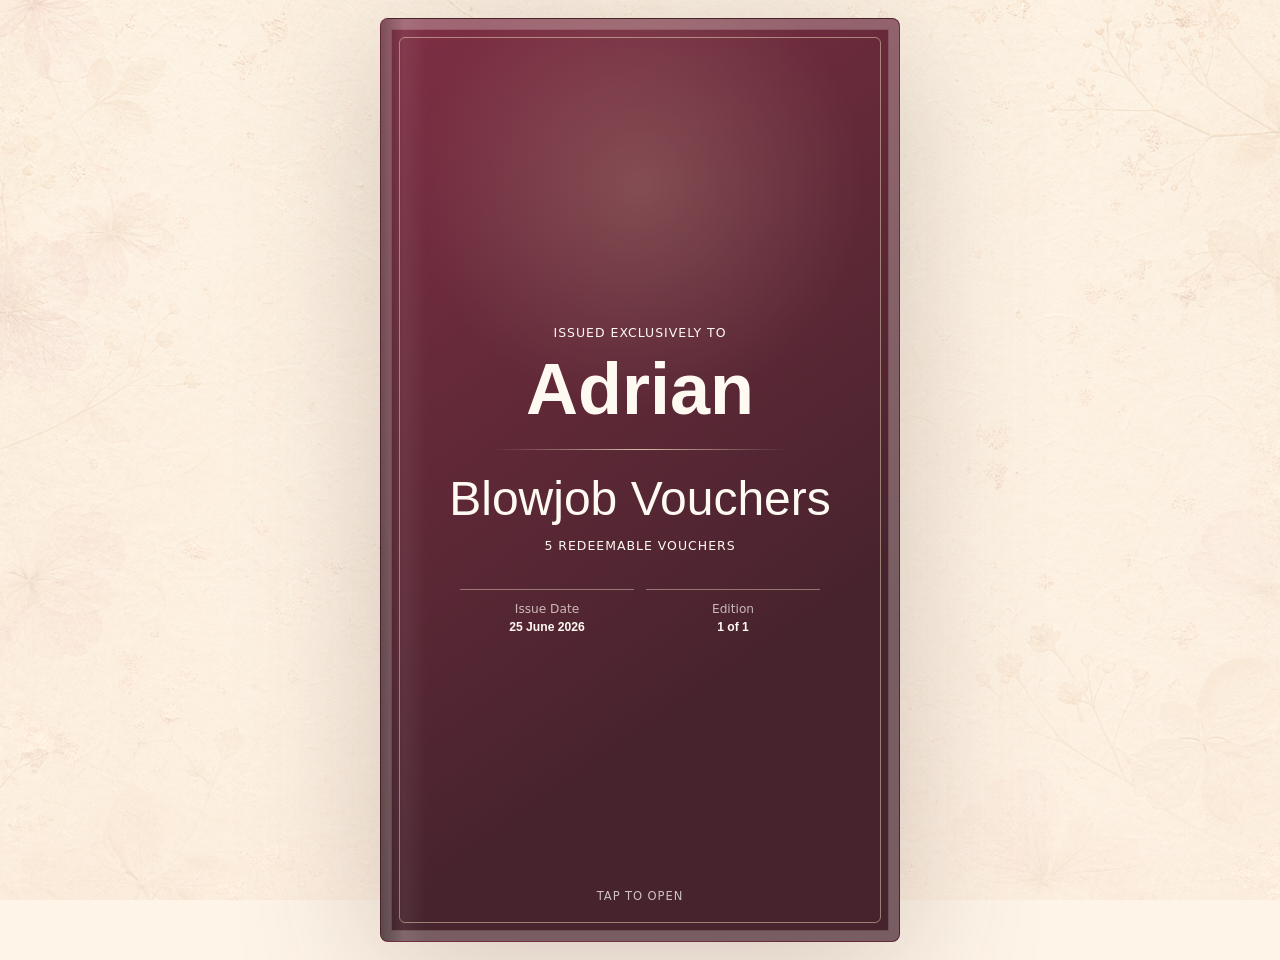
<file: index.html>
<!doctype html>
<html lang="en">
  <head>
    <meta charset="utf-8" />
    <meta name="viewport" content="width=device-width, initial-scale=1, viewport-fit=cover" />
    <meta name="theme-color" content="#7f2f44" />
    <title>Blowjob Vouchers</title>
    <link rel="manifest" href="./manifest.json" />
    <link rel="icon" href="./assets/icons/icon.svg" type="image/svg+xml" />
    <link rel="stylesheet" href="./styles.css?v=5" />
  </head>
  <body>
    <main class="app-shell" id="app">
      <section class="book-stage" aria-labelledby="cover-title">
        <div class="book" id="book">
          <button class="book-cover" id="openBook" type="button" aria-label="Open voucher book">
            <span class="cover-kicker">Issued exclusively to</span>
            <strong class="cover-recipient" id="coverRecipient">His Name</strong>
            <span class="cover-rule"></span>
            <span class="cover-title" id="cover-title">Blowjob Vouchers</span>
            <span class="cover-subtitle" id="coverSubtitle">5 redeemable vouchers</span>
            <span class="cover-meta">
              <span>
                <small>Issue Date</small>
                <b id="coverDate">25 June 2026</b>
              </span>
              <span>
                <small>Edition</small>
                <b id="coverEdition">1 of 1</b>
              </span>
            </span>
            <span class="open-cue">Tap to Open</span>
          </button>

          <div class="book-pages" aria-live="polite">
            <header class="app-header">
              <div>
                <p class="eyebrow" id="issuerLine">From Taylah</p>
                <h1 id="insideTitle">A little book of things I owe you</h1>
              </div>
              <button class="icon-button" id="installApp" type="button" hidden aria-label="Install app" title="Install app">
                <span aria-hidden="true">+</span>
              </button>
            </header>

            <p class="intro-copy" id="introText"></p>

            <section class="status-strip" aria-label="Voucher status">
              <div>
                <span class="status-label">Redeemed</span>
                <strong id="redeemedCount">0</strong>
              </div>
              <div>
                <span class="status-label">Remaining</span>
                <strong id="remainingCount">5</strong>
              </div>
              <div>
                <span class="status-label">Total</span>
                <strong id="totalCount">5</strong>
              </div>
            </section>

            <section class="ticket-wrap">
              <article class="ticket" id="ticket">
                <div class="ticket-edge" aria-hidden="true"></div>
                <div class="ticket-body">
                  <p class="ticket-label" id="ticketLabel">Next voucher</p>
                  <div class="voucher-icon" id="voucherIcon" aria-hidden="true"></div>
                  <h2 id="voucherTitle">Ready when you are</h2>
                  <p id="voucherDescription">Open the next page to reveal voucher number one.</p>
                  <p class="serial" id="voucherSerial">Edition 1 of 1</p>
                </div>
                <div class="stamp" id="stamp" aria-hidden="true">Redeemed</div>
              </article>
            </section>

            <div class="actions">
              <button class="primary-button" id="redeemButton" type="button">Redeem Voucher</button>
              <button class="secondary-button" id="historyButton" type="button">View History</button>
            </div>

            <section class="history-panel" id="historyPanel" hidden>
              <h2>Redemption History</h2>
              <ol id="historyList"></ol>
            </section>

            <section class="qr-panel">
              <div>
                <h2>QR Code</h2>
                <p id="qrCopy">Use this when the app has a live link.</p>
              </div>
              <a class="secondary-button" id="qrLink" href="./assets/images/qr-local.svg" download>Download QR</a>
            </section>

            <footer>
              <a href="./admin/">Admin</a>
            </footer>
          </div>
        </div>
      </section>
      <canvas id="confettiCanvas" aria-hidden="true"></canvas>
    </main>

    <script src="./config.js?v=5"></script>
    <script src="./app.js?v=5"></script>
  </body>
</html>
</file>
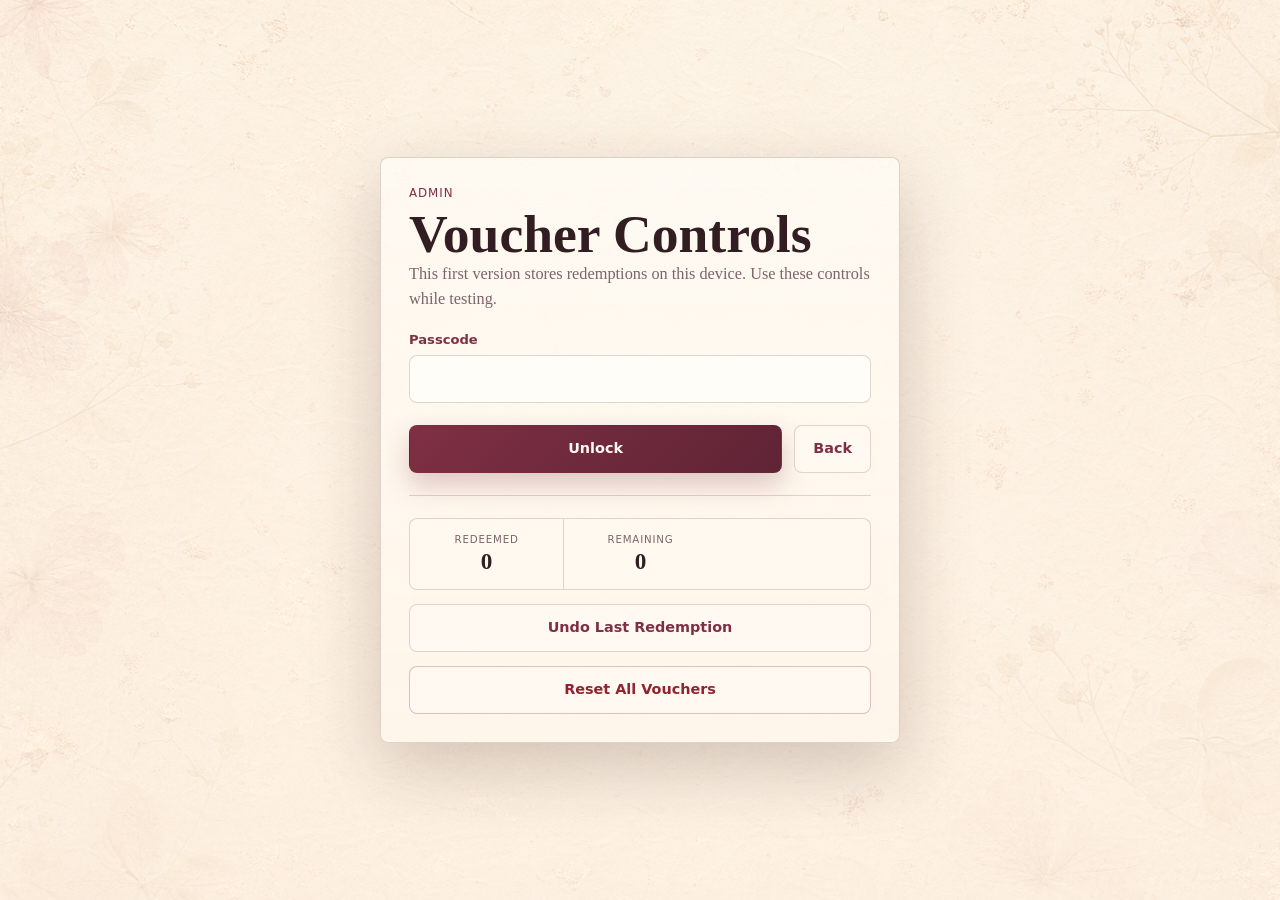
<file: admin/index.html>
<!doctype html>
<html lang="en">
  <head>
    <meta charset="utf-8" />
    <meta name="viewport" content="width=device-width, initial-scale=1" />
    <title>Voucher Admin</title>
    <link rel="stylesheet" href="../styles.css" />
    <link rel="stylesheet" href="./admin.css" />
  </head>
  <body>
    <main class="admin-shell">
      <section class="admin-panel">
        <p class="eyebrow">Admin</p>
        <h1>Voucher Controls</h1>
        <p class="intro-copy">This first version stores redemptions on this device. Use these controls while testing.</p>

        <label class="field">
          <span>Passcode</span>
          <input id="passcode" type="password" inputmode="numeric" autocomplete="current-password" />
        </label>

        <div class="actions">
          <button class="primary-button" id="unlock" type="button">Unlock</button>
          <a class="secondary-button" href="../">Back</a>
        </div>

        <section class="admin-tools" id="tools" hidden>
          <div class="status-strip">
            <div>
              <span class="status-label">Redeemed</span>
              <strong id="adminRedeemed">0</strong>
            </div>
            <div>
              <span class="status-label">Remaining</span>
              <strong id="adminRemaining">0</strong>
            </div>
          </div>
          <button class="secondary-button" id="undo" type="button">Undo Last Redemption</button>
          <button class="secondary-button danger" id="reset" type="button">Reset All Vouchers</button>
        </section>
      </section>
    </main>

    <script src="../config.js"></script>
    <script src="./admin.js"></script>
  </body>
</html>
</file>
<file: styles.css>
:root {
  color-scheme: light;
  --ink: #321d22;
  --muted: #7d6468;
  --paper: #fff9ef;
  --paper-deep: #f3dfca;
  --rose: #7f2f44;
  --rose-dark: #5f2435;
  --gold: #b98242;
  --green: #426654;
  --line: rgba(72, 42, 38, 0.18);
  --shadow: 0 24px 70px rgba(63, 31, 28, 0.22);
  font-family: Georgia, "Times New Roman", serif;
}

* {
  box-sizing: border-box;
}

html,
body {
  min-height: 100%;
}

body {
  margin: 0;
  color: var(--ink);
  background:
    linear-gradient(rgba(255, 249, 239, 0.74), rgba(255, 245, 233, 0.86)),
    url("./assets/images/paper-texture.png") center / cover fixed,
    #f7ece0;
}

button,
a {
  -webkit-tap-highlight-color: transparent;
}

.app-shell {
  min-height: 100svh;
  display: grid;
  place-items: center;
  padding: max(18px, env(safe-area-inset-top)) 18px max(18px, env(safe-area-inset-bottom));
  position: relative;
  overflow: hidden;
}

.book-stage {
  width: min(100%, 520px);
  perspective: 1800px;
}

.book {
  position: relative;
  min-height: 720px;
  filter: drop-shadow(var(--shadow));
}

.book-cover,
.book-pages {
  min-height: 720px;
  width: 100%;
  border: 1px solid rgba(77, 40, 40, 0.18);
  border-radius: 8px;
}

.book-cover {
  cursor: pointer;
  position: absolute;
  inset: 0;
  z-index: 4;
  display: flex;
  flex-direction: column;
  align-items: center;
  justify-content: center;
  gap: 14px;
  padding: 42px 30px;
  color: #fffaf1;
  background:
    radial-gradient(circle at 50% 18%, rgba(255, 231, 190, 0.18), transparent 28%),
    linear-gradient(145deg, #7f2f44, #46232d 72%);
  box-shadow: inset 0 0 0 10px rgba(255, 249, 239, 0.09), inset 0 0 0 11px rgba(255, 249, 239, 0.2);
  transform-origin: left center;
  transition: transform 900ms cubic-bezier(0.2, 0.72, 0.18, 1), opacity 300ms ease 650ms;
}

.book-cover::before {
  content: "";
  position: absolute;
  inset: 18px;
  border: 1px solid rgba(255, 239, 204, 0.45);
  border-radius: 6px;
  pointer-events: none;
}

.book-cover::after {
  content: "";
  position: absolute;
  inset: 0 auto 0 0;
  width: 46px;
  border-radius: 8px 0 0 8px;
  background: linear-gradient(90deg, rgba(0, 0, 0, 0.24), rgba(255, 255, 255, 0.06), transparent);
  pointer-events: none;
}

.book.is-open .book-cover {
  transform: rotateY(-105deg);
  opacity: 0;
  pointer-events: none;
}

.cover-kicker,
.cover-subtitle,
.open-cue,
.eyebrow,
.ticket-label,
.status-label,
.serial {
  font-family: ui-sans-serif, system-ui, -apple-system, BlinkMacSystemFont, "Segoe UI", sans-serif;
  letter-spacing: 0.08em;
  text-transform: uppercase;
}

.cover-kicker,
.cover-subtitle {
  font-size: 0.78rem;
}

.cover-recipient {
  font-size: clamp(2.25rem, 9vw, 4.5rem);
  line-height: 0.98;
  text-align: center;
  max-width: 100%;
  overflow-wrap: anywhere;
}

.cover-rule {
  width: 64%;
  height: 1px;
  background: linear-gradient(90deg, transparent, rgba(255, 239, 204, 0.74), transparent);
  margin: 10px 0;
}

.cover-title {
  font-size: clamp(1.6rem, 7vw, 3rem);
  line-height: 1.05;
  text-align: center;
}

.cover-meta {
  display: grid;
  grid-template-columns: repeat(2, minmax(0, 1fr));
  gap: 12px;
  width: min(100%, 360px);
  margin-top: 22px;
}

.cover-meta span {
  border-top: 1px solid rgba(255, 239, 204, 0.4);
  padding-top: 12px;
}

.cover-meta small,
.cover-meta b {
  display: block;
  font-size: 0.76rem;
}

.cover-meta small {
  color: rgba(255, 250, 241, 0.7);
  font-family: ui-sans-serif, system-ui, sans-serif;
  margin-bottom: 4px;
}

.open-cue {
  position: absolute;
  bottom: 38px;
  font-size: 0.72rem;
  color: rgba(255, 250, 241, 0.74);
}

.book-pages {
  display: flex;
  flex-direction: column;
  gap: 20px;
  padding: 28px;
  background:
    linear-gradient(rgba(255, 251, 244, 0.92), rgba(255, 247, 236, 0.96)),
    url("./assets/images/paper-texture.png") center / cover;
}

.app-header {
  display: flex;
  justify-content: space-between;
  gap: 16px;
  align-items: start;
}

.eyebrow {
  margin: 0 0 8px;
  color: var(--rose);
  font-size: 0.74rem;
}

h1,
h2,
p {
  margin-top: 0;
}

h1 {
  margin-bottom: 0;
  font-size: clamp(2rem, 8vw, 3.35rem);
  line-height: 0.98;
}

.intro-copy {
  color: var(--muted);
  line-height: 1.55;
  font-size: 1.02rem;
}

.icon-button {
  width: 42px;
  height: 42px;
  border-radius: 50%;
  border: 1px solid var(--line);
  background: #fffaf2;
  color: var(--rose);
  font: 700 1.4rem/1 ui-sans-serif, system-ui, sans-serif;
}

.status-strip {
  display: grid;
  grid-template-columns: repeat(3, minmax(0, 1fr));
  border: 1px solid var(--line);
  border-radius: 8px;
  overflow: hidden;
  background: rgba(255, 250, 242, 0.72);
}

.status-strip div {
  min-width: 0;
  padding: 14px 12px;
  text-align: center;
}

.status-strip div + div {
  border-left: 1px solid var(--line);
}

.status-label {
  display: block;
  color: var(--muted);
  font-size: 0.64rem;
}

.status-strip strong {
  display: block;
  margin-top: 3px;
  font-size: 1.45rem;
}

.ticket-wrap {
  position: relative;
}

.ticket {
  min-height: 255px;
  display: grid;
  grid-template-columns: 18px 1fr;
  position: relative;
  overflow: hidden;
  border: 1px solid rgba(127, 47, 68, 0.22);
  border-radius: 8px;
  background: #fffdf7;
  box-shadow: 0 15px 35px rgba(73, 41, 36, 0.12);
  transform-style: preserve-3d;
  transition: transform 520ms cubic-bezier(0.2, 0.72, 0.18, 1);
}

.ticket.is-flipping {
  transform: rotateX(8deg) scale(0.985);
}

.ticket-edge {
  background:
    radial-gradient(circle at 50% 10px, transparent 8px, var(--rose) 8.5px) 0 0 / 18px 24px,
    var(--rose);
}

.ticket-body {
  padding: 25px 24px 24px;
  position: relative;
}

.ticket-label {
  color: var(--green);
  font-size: 0.72rem;
  margin-bottom: 18px;
}

.voucher-icon {
  width: 54px;
  height: 54px;
  border: 1px solid rgba(185, 130, 66, 0.35);
  border-radius: 50%;
  display: grid;
  place-items: center;
  margin-bottom: 16px;
  background: #fff8ec;
}

.voucher-icon svg {
  width: 28px;
  height: 28px;
  stroke: var(--gold);
}

.ticket h2 {
  font-size: clamp(1.75rem, 7vw, 2.65rem);
  line-height: 1;
  margin-bottom: 12px;
}

.ticket p:not(.ticket-label):not(.serial) {
  color: var(--muted);
  line-height: 1.5;
  max-width: 31rem;
}

.serial {
  margin: 22px 0 0;
  font-size: 0.68rem;
  color: var(--rose);
}

.stamp {
  position: absolute;
  top: 26px;
  right: 18px;
  transform: rotate(11deg) scale(0.8);
  border: 2px solid rgba(127, 47, 68, 0.7);
  border-radius: 6px;
  color: rgba(127, 47, 68, 0.72);
  padding: 8px 12px;
  font: 800 0.78rem/1 ui-sans-serif, system-ui, sans-serif;
  text-transform: uppercase;
  opacity: 0;
  transition: opacity 260ms ease, transform 320ms ease;
}

.stamp.is-visible {
  opacity: 1;
  transform: rotate(11deg) scale(1);
}

.actions {
  display: grid;
  grid-template-columns: 1fr auto;
  gap: 12px;
}

.primary-button,
.secondary-button {
  min-height: 48px;
  border-radius: 8px;
  border: 1px solid transparent;
  padding: 0 18px;
  display: inline-flex;
  align-items: center;
  justify-content: center;
  text-decoration: none;
  font: 800 0.9rem/1 ui-sans-serif, system-ui, sans-serif;
  cursor: pointer;
}

.primary-button {
  color: #fffaf2;
  background: linear-gradient(135deg, var(--rose), var(--rose-dark));
  box-shadow: 0 12px 26px rgba(127, 47, 68, 0.25);
}

.primary-button:disabled {
  cursor: default;
  background: #a99194;
  box-shadow: none;
}

.secondary-button {
  color: var(--rose);
  background: rgba(255, 250, 242, 0.78);
  border-color: var(--line);
}

.history-panel,
.qr-panel {
  border-top: 1px solid var(--line);
  padding-top: 18px;
}

.history-panel h2,
.qr-panel h2 {
  font-size: 1.1rem;
  margin-bottom: 10px;
}

.history-panel ol {
  margin: 0;
  padding-left: 22px;
  color: var(--muted);
  line-height: 1.55;
}

.history-panel li + li {
  margin-top: 8px;
}

.qr-panel {
  display: flex;
  align-items: center;
  justify-content: space-between;
  gap: 14px;
}

.qr-panel p {
  margin-bottom: 0;
  color: var(--muted);
  line-height: 1.4;
}

footer {
  text-align: center;
  margin-top: auto;
}

footer a {
  color: var(--muted);
  font: 700 0.76rem/1 ui-sans-serif, system-ui, sans-serif;
  text-decoration: none;
}

#confettiCanvas {
  position: fixed;
  inset: 0;
  width: 100%;
  height: 100%;
  pointer-events: none;
}

@media (max-width: 520px) {
  .app-shell {
    padding-inline: 10px;
  }

  .book,
  .book-cover,
  .book-pages {
    min-height: calc(100svh - 20px);
  }

  .book-pages {
    padding: 22px 18px;
  }

  .actions,
  .qr-panel {
    grid-template-columns: 1fr;
    display: grid;
  }

  .secondary-button {
    width: 100%;
  }

  .ticket-body {
    padding-right: 18px;
  }

  .stamp {
    top: 18px;
    right: 12px;
  }
}

@media (prefers-reduced-motion: reduce) {
  *,
  *::before,
  *::after {
    scroll-behavior: auto !important;
    transition-duration: 1ms !important;
    animation-duration: 1ms !important;
  }
}
</file>
<file: admin/admin.css>
.admin-shell {
  min-height: 100svh;
  display: grid;
  place-items: center;
  padding: 18px;
}

.admin-panel {
  width: min(100%, 520px);
  border: 1px solid var(--line);
  border-radius: 8px;
  padding: 28px;
  background:
    linear-gradient(rgba(255, 251, 244, 0.94), rgba(255, 247, 236, 0.98)),
    url("../assets/images/paper-texture.png") center / cover;
  box-shadow: var(--shadow);
}

.field {
  display: grid;
  gap: 8px;
  margin: 22px 0;
  font: 800 0.82rem/1 ui-sans-serif, system-ui, sans-serif;
  color: var(--rose);
}

.field input {
  min-height: 48px;
  border: 1px solid var(--line);
  border-radius: 8px;
  padding: 0 14px;
  font: 700 1rem/1 ui-sans-serif, system-ui, sans-serif;
  color: var(--ink);
  background: #fffdf7;
}

.admin-tools {
  display: grid;
  gap: 14px;
  margin-top: 22px;
  padding-top: 22px;
  border-top: 1px solid var(--line);
}

.danger {
  color: #8f2430;
  border-color: rgba(143, 36, 48, 0.28);
}
</file>
